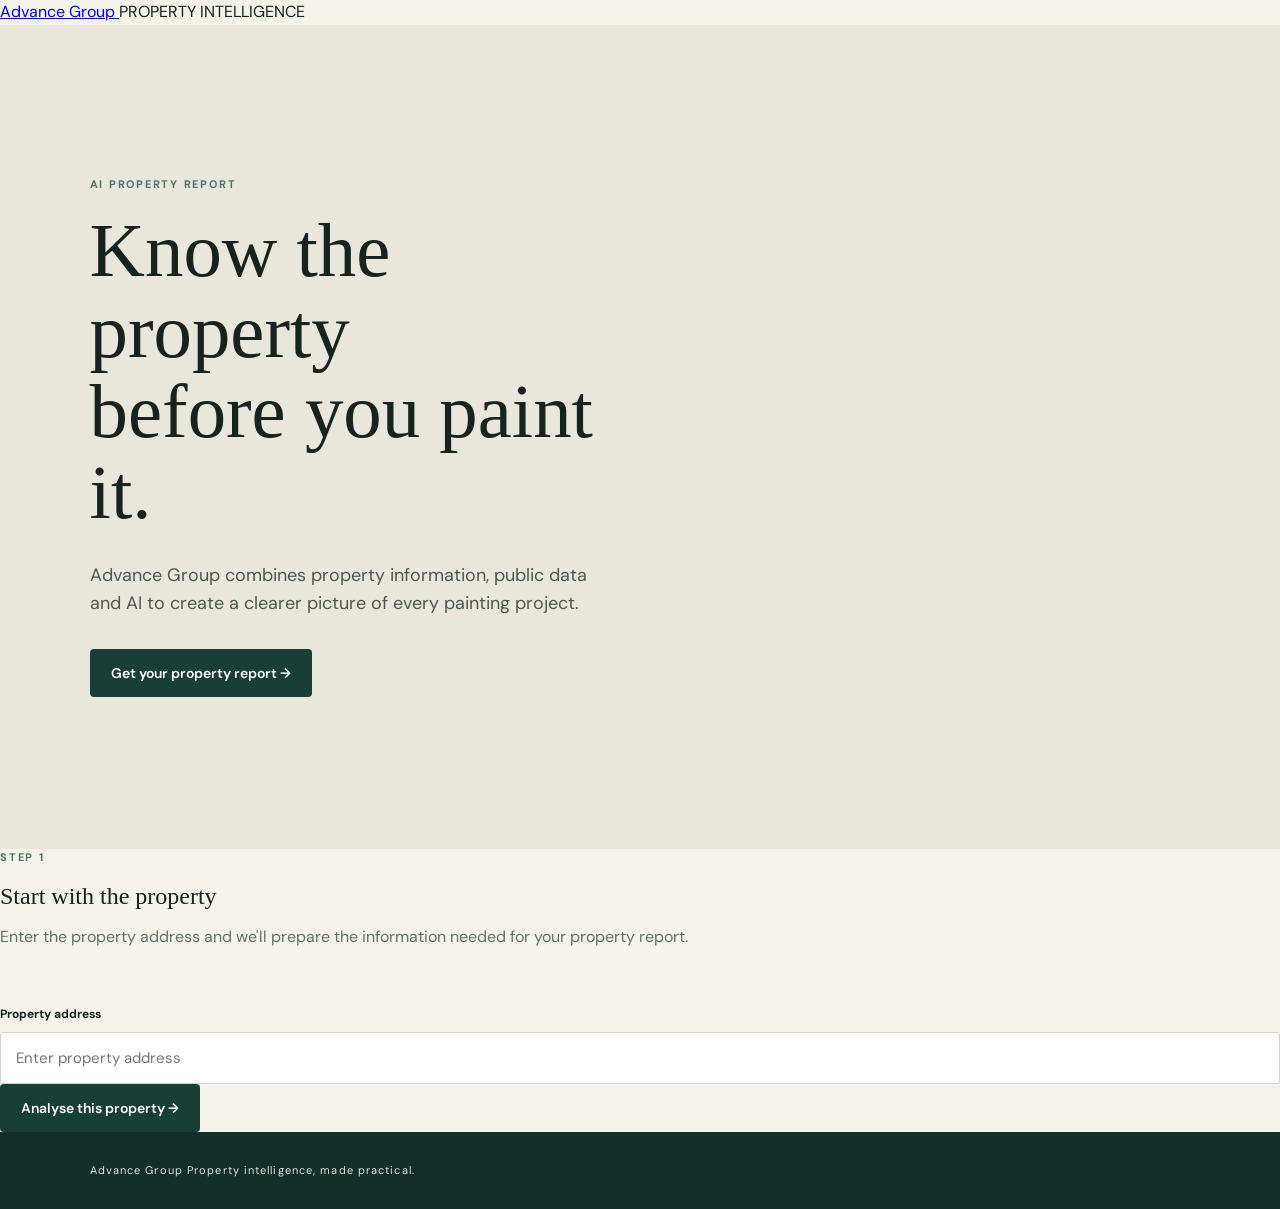
<file: index.html>
<!DOCTYPE html>
<html lang="en">
<head>
  <meta charset="UTF-8">
  <meta name="viewport" content="width=device-width, initial-scale=1.0">

  <title>Advance Group | Property Intelligence</title>

  <meta
    name="description"
    content="Advance Group property intelligence for smarter painting projects."
  >

  <link rel="preconnect" href="https://fonts.googleapis.com">
  <link rel="preconnect" href="https://fonts.gstatic.com" crossorigin>

  <link
    href="https://fonts.googleapis.com/css2?family=DM+Sans:wght@400;500;600;700&display=swap"
    rel="stylesheet"
  >

  <link rel="stylesheet" href="style.css">
</head>

<body>

  <!-- HEADER -->
  <header class="site-header">
    <div class="container header-inner">

      <a href="#" class="logo">
        Advance Group
      </a>

      <span class="header-label">
        PROPERTY INTELLIGENCE
      </span>

    </div>
  </header>


  <!-- MAIN -->
  <main>

    <!-- HERO -->
    <section class="hero">

      <div class="container hero-content">

        <p class="eyebrow">
          AI PROPERTY REPORT
        </p>

        <h1>
          Know the property<br>
          before you paint it.
        </h1>

        <p class="hero-text">
          Advance Group combines property information,
          public data and AI to create a clearer picture
          of every painting project.
        </p>

        <a href="#report" class="button primary">
          Get your property report →
        </a>

      </div>

    </section>


    <!-- PROPERTY REPORT -->
    <section id="report" class="report-section">

      <div class="container">

        <div class="section-heading">

          <p class="eyebrow">
            STEP 1
          </p>

          <h2>
            Start with the property
          </h2>

          <p>
            Enter the property address and we'll prepare
            the information needed for your property report.
          </p>

        </div>


        <!-- ADDRESS FORM -->
        <form id="propertyForm" class="property-form">

          <label for="propertyAddress">
            Property address

            <input
              id="propertyAddress"
              name="propertyAddress"
              type="text"
              placeholder="Enter property address"
              autocomplete="street-address"
              required
            >
          </label>


          <button
            class="button primary"
            type="submit"
          >
            Analyse this property →
          </button>

        </form>


        <!-- PROPERTY REPORT -->
        <section
          id="propertyReport"
          class="property-report hidden"
        >

          <p class="eyebrow">
            PROPERTY REPORT
          </p>

          <h2>
            Property information
          </h2>

          <div class="report-card">

            <div class="report-row">
              <span>Address</span>
              <strong id="reportAddress">
                Awaiting property address
              </strong>
            </div>

            <div class="report-row">
              <span>Property status</span>
              <strong id="reportStatus">
                Initial property assessment
              </strong>
            </div>

            <div class="report-row">
              <span>Data sources</span>
              <strong id="reportSources">
                Public NZ property information
              </strong>
            </div>

          </div>


          <p class="report-note">
            This is the beginning of the Advance Group
            property intelligence process. Public property
            and council data will be connected here in the
            next development stage.
          </p>


          <!-- QUOTE REQUEST -->
          <div class="quote-section">

            <p class="eyebrow">
              NEXT STEP
            </p>

            <h3>
              Would you like a professional quotation?
            </h3>

            <form id="quoteForm">

              <label for="quoteName">
                Your name

                <input
                  id="quoteName"
                  name="quoteName"
                  type="text"
                  placeholder="Your name"
                  autocomplete="name"
                  required
                >
              </label>


              <label for="quotePhone">
                Phone number

                <input
                  id="quotePhone"
                  name="quotePhone"
                  type="tel"
                  placeholder="Phone number"
                  autocomplete="tel"
                  required
                >
              </label>


              <button
                class="button primary"
                type="submit"
              >
                Request professional quotation →
              </button>

            </form>


            <p
              id="success"
              class="hidden success"
            >
              Thanks. Your quotation request has been recorded
              for the next step.
            </p>

          </div>

        </section>

      </div>

    </section>

  </main>


  <!-- FOOTER -->
  <footer>

    <div class="container footer-inner">

      <span>
        Advance Group
      </span>

      <span>
        Property intelligence, made practical.
      </span>

    </div>

  </footer>


  <!-- JAVASCRIPT -->
  <script src="app.js"></script>

</body>
</html>
</file>
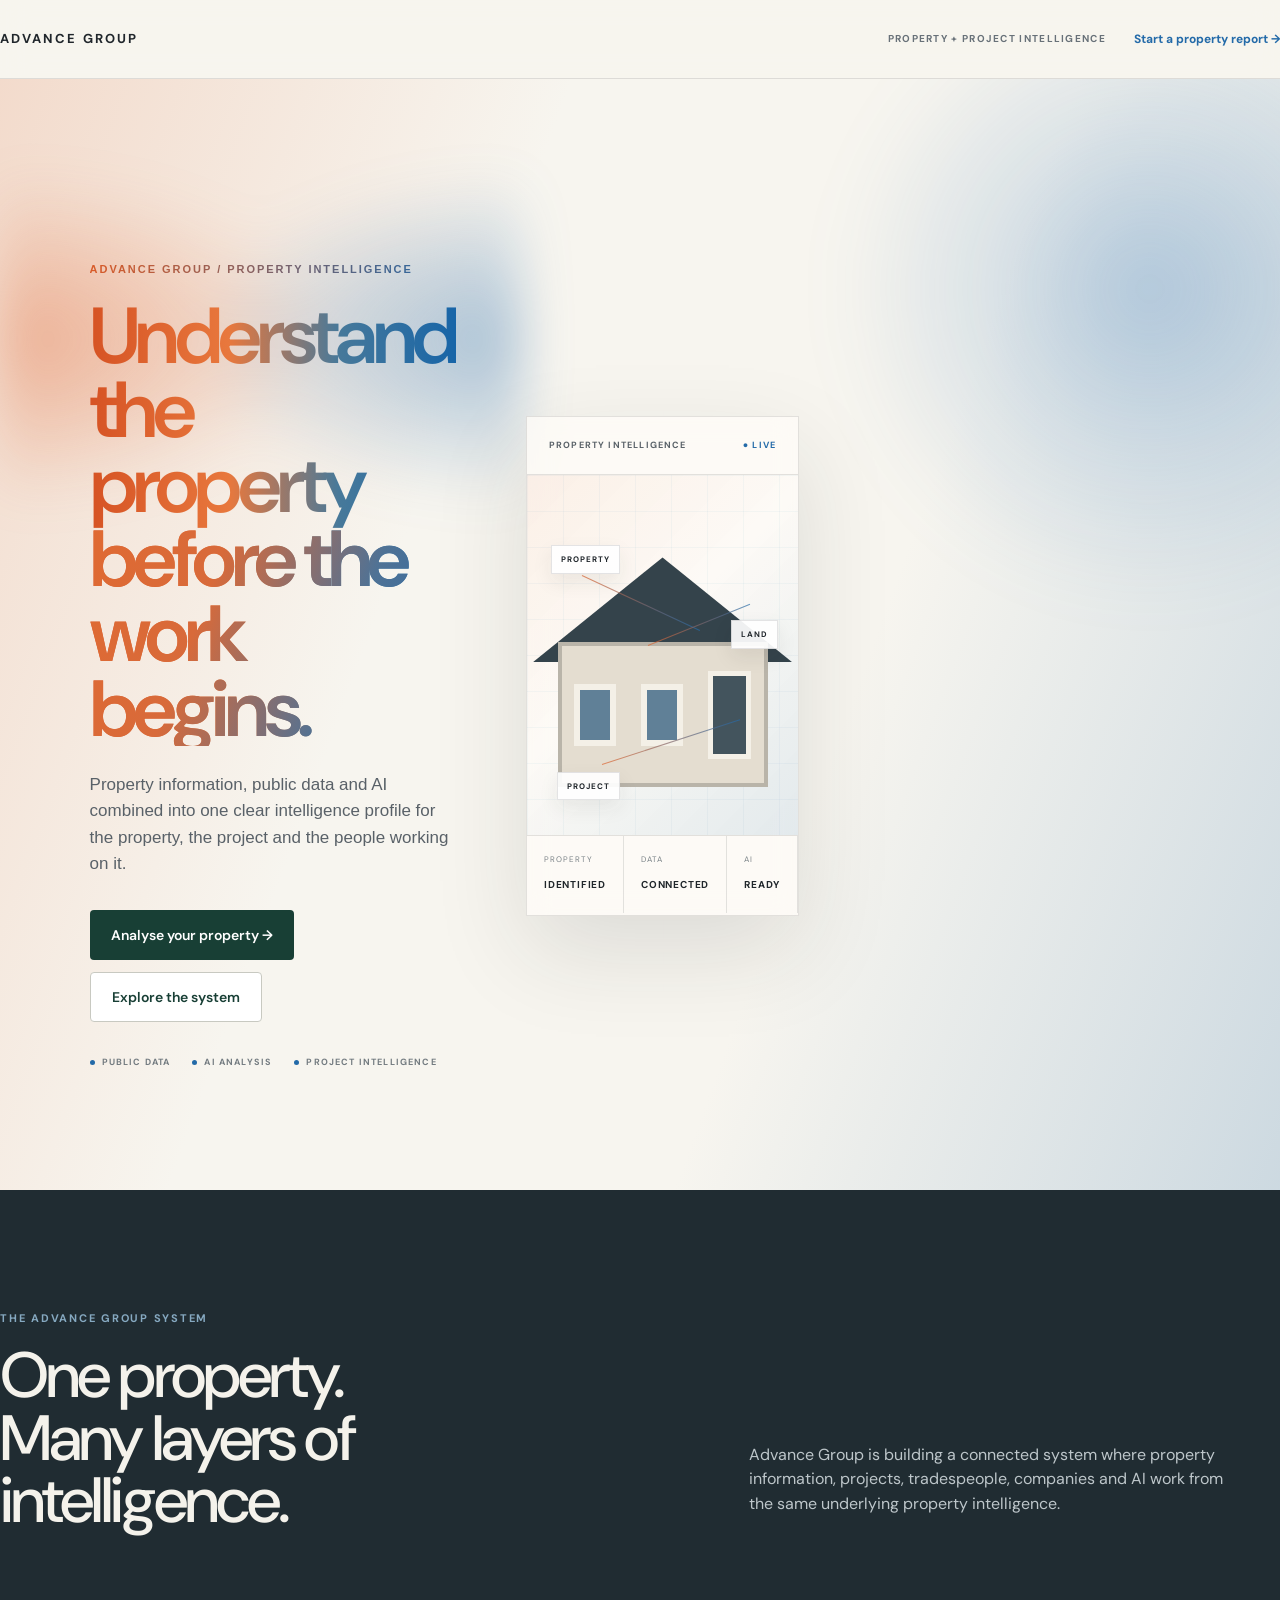
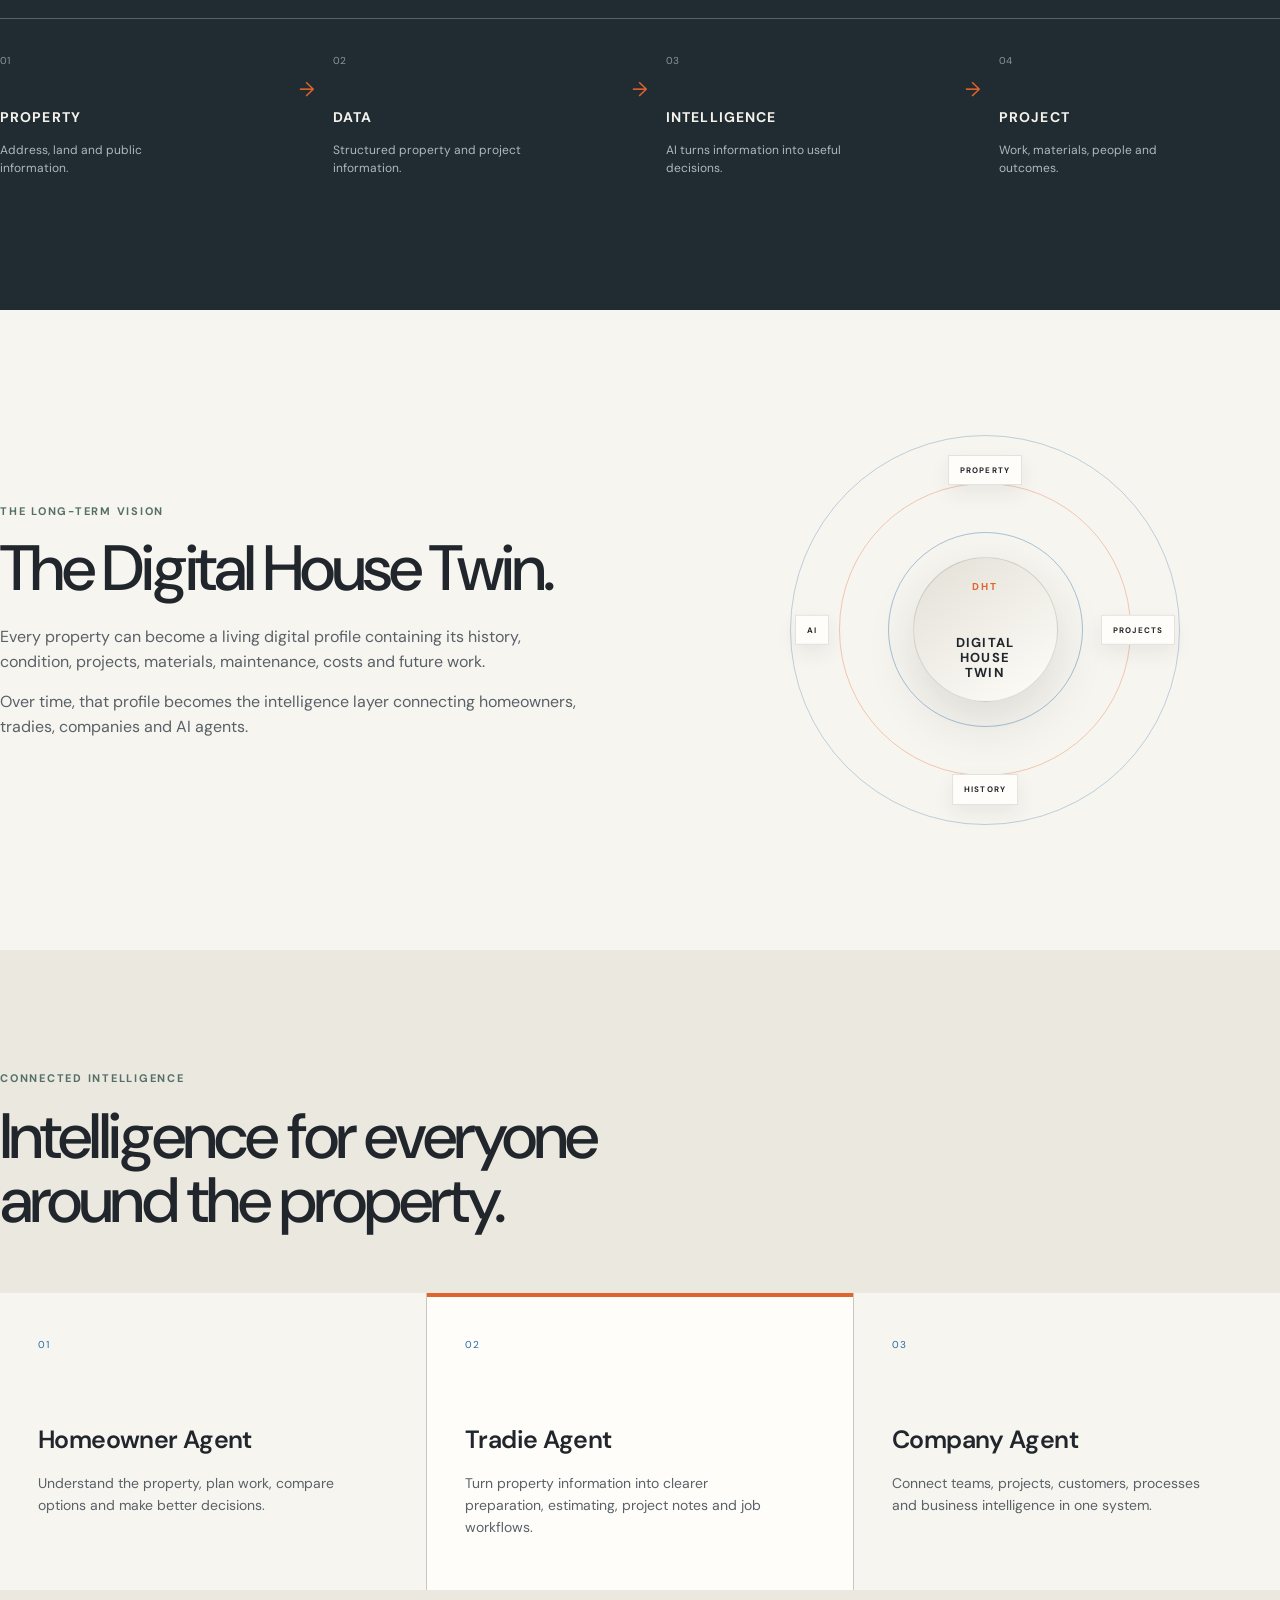
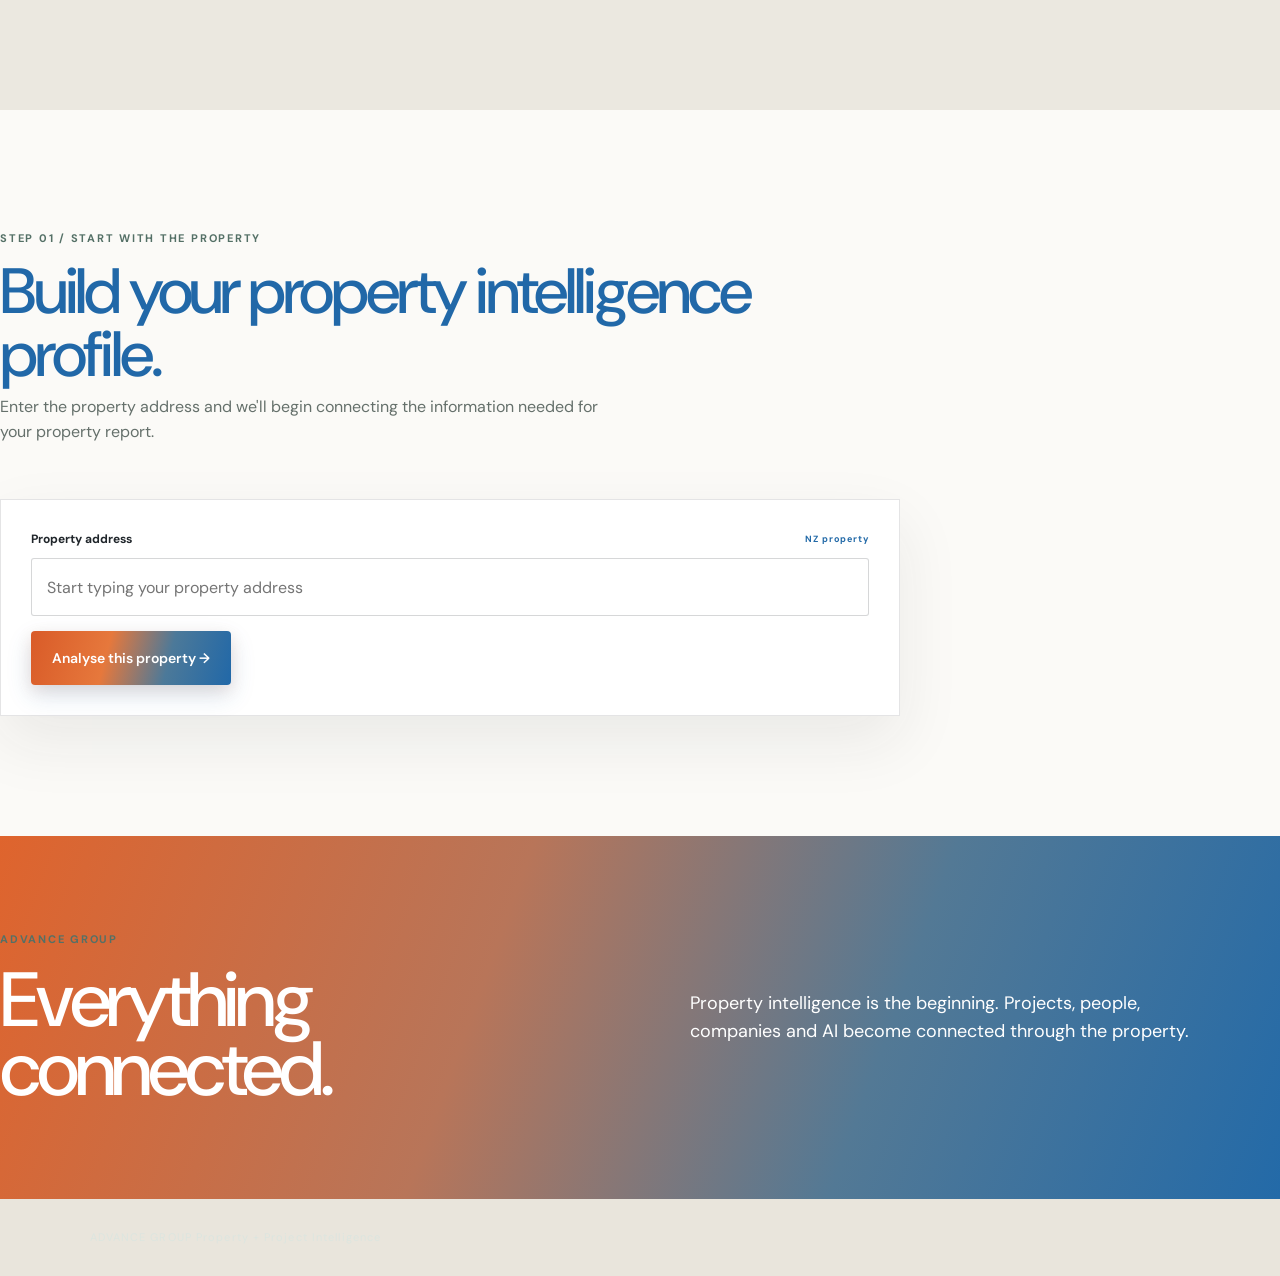
<file: public/index.html>
<!DOCTYPE html>
<html lang="en">
<head>
  <meta charset="UTF-8">
  <meta name="viewport" content="width=device-width, initial-scale=1.0">

  <title>Advance Group | Property + Project Intelligence</title>

  <meta
    name="description"
    content="Advance Group connects property data, project intelligence and AI to understand a property before work begins."
  >

  <link rel="preconnect" href="https://fonts.googleapis.com">
  <link rel="preconnect" href="https://fonts.gstatic.com" crossorigin>

  <link
    href="https://fonts.googleapis.com/css2?family=DM+Sans:wght@400;500;600;700&display=swap"
    rel="stylesheet"
  >

  <link rel="stylesheet" href="style.css">

  <link
    rel="stylesheet"
    href="https://streetkit.smp.kiwi/widget/streetkit.css"
  >
</head>

<body>

  <!-- HEADER -->
  <header class="site-header">
    <div class="container header-inner">

      <a href="#" class="logo">
        ADVANCE GROUP
      </a>

      <div class="header-right">
        <span class="header-label">
          PROPERTY + PROJECT INTELLIGENCE
        </span>

        <a href="#report" class="header-action">
          Start a property report →
        </a>
      </div>

    </div>
  </header>


  <main>

    <!-- HERO -->
    <section class="hero">

      <div class="hero-orbit hero-orbit-orange"></div>
      <div class="hero-orbit hero-orbit-blue"></div>

      <div class="container hero-layout">

        <div class="hero-content">

          <p class="eyebrow">
            ADVANCE GROUP / PROPERTY INTELLIGENCE
          </p>

          <h1>
            Understand the property
            <span>before the work begins.</span>
          </h1>

          <p class="hero-text">
            Property information, public data and AI combined into one
            clear intelligence profile for the property, the project
            and the people working on it.
          </p>

          <div class="hero-actions">

            <a href="#report" class="button primary">
              Analyse your property →
            </a>

            <a href="#system" class="button secondary">
              Explore the system
            </a>

          </div>

          <div class="hero-proof">
            <span>PUBLIC DATA</span>
            <span>AI ANALYSIS</span>
            <span>PROJECT INTELLIGENCE</span>
          </div>

        </div>


        <!-- INTELLIGENCE VISUAL -->
        <div class="intelligence-visual">

          <div class="visual-card">

            <div class="visual-top">
              <span>PROPERTY INTELLIGENCE</span>
              <span class="live-dot">● LIVE</span>
            </div>

            <div class="visual-house">

              <div class="house-grid"></div>

              <div class="house-shape">
                <div class="house-roof"></div>

                <div class="house-body">

                  <div class="house-window"></div>
                  <div class="house-window"></div>

                  <div class="house-door"></div>

                </div>
              </div>

              <div class="data-line line-one"></div>
              <div class="data-line line-two"></div>
              <div class="data-line line-three"></div>

              <div class="data-node node-one">PROPERTY</div>
              <div class="data-node node-two">LAND</div>
              <div class="data-node node-three">PROJECT</div>

            </div>

            <div class="visual-bottom">

              <div>
                <span>PROPERTY</span>
                <strong>IDENTIFIED</strong>
              </div>

              <div>
                <span>DATA</span>
                <strong>CONNECTED</strong>
              </div>

              <div>
                <span>AI</span>
                <strong>READY</strong>
              </div>

            </div>

          </div>

        </div>

      </div>

    </section>


    <!-- SYSTEM INTRO -->
    <section id="system" class="system-intro">

      <div class="container">

        <div class="system-heading">

          <div>
            <p class="eyebrow">THE ADVANCE GROUP SYSTEM</p>

            <h2>
              One property.
              <br>
              Many layers of intelligence.
            </h2>
          </div>

          <p>
            Advance Group is building a connected system where property
            information, projects, tradespeople, companies and AI work
            from the same underlying property intelligence.
          </p>

        </div>


        <div class="intelligence-flow">

          <div class="flow-item">
            <span>01</span>
            <strong>PROPERTY</strong>
            <p>Address, land and public information.</p>
          </div>

          <div class="flow-arrow">→</div>

          <div class="flow-item">
            <span>02</span>
            <strong>DATA</strong>
            <p>Structured property and project information.</p>
          </div>

          <div class="flow-arrow">→</div>

          <div class="flow-item">
            <span>03</span>
            <strong>INTELLIGENCE</strong>
            <p>AI turns information into useful decisions.</p>
          </div>

          <div class="flow-arrow">→</div>

          <div class="flow-item">
            <span>04</span>
            <strong>PROJECT</strong>
            <p>Work, materials, people and outcomes.</p>
          </div>

        </div>

      </div>

    </section>


    <!-- DIGITAL HOUSE TWIN -->
    <section class="dht-section">

      <div class="container dht-layout">

        <div class="dht-copy">

          <p class="eyebrow">
            THE LONG-TERM VISION
          </p>

          <h2>
            The Digital House Twin.
          </h2>

          <p>
            Every property can become a living digital profile containing
            its history, condition, projects, materials, maintenance,
            costs and future work.
          </p>

          <p>
            Over time, that profile becomes the intelligence layer
            connecting homeowners, tradies, companies and AI agents.
          </p>

        </div>


        <div class="dht-diagram">

          <div class="dht-ring ring-one"></div>
          <div class="dht-ring ring-two"></div>
          <div class="dht-ring ring-three"></div>

          <div class="dht-core">
            <span>DHT</span>
            <strong>DIGITAL<br>HOUSE<br>TWIN</strong>
          </div>

          <div class="dht-label label-top">
            PROPERTY
          </div>

          <div class="dht-label label-right">
            PROJECTS
          </div>

          <div class="dht-label label-bottom">
            HISTORY
          </div>

          <div class="dht-label label-left">
            AI
          </div>

        </div>

      </div>

    </section>


    <!-- AI AGENTS -->
    <section class="agents-section">

      <div class="container">

        <div class="section-heading">

          <p class="eyebrow">
            CONNECTED INTELLIGENCE
          </p>

          <h2>
            Intelligence for everyone around the property.
          </h2>

        </div>


        <div class="agents-grid">

          <article class="agent-card">

            <span class="agent-number">01</span>

            <h3>
              Homeowner Agent
            </h3>

            <p>
              Understand the property, plan work, compare options
              and make better decisions.
            </p>

          </article>


          <article class="agent-card featured">

            <span class="agent-number">02</span>

            <h3>
              Tradie Agent
            </h3>

            <p>
              Turn property information into clearer preparation,
              estimating, project notes and job workflows.
            </p>

          </article>


          <article class="agent-card">

            <span class="agent-number">03</span>

            <h3>
              Company Agent
            </h3>

            <p>
              Connect teams, projects, customers, processes and
              business intelligence in one system.
            </p>

          </article>

        </div>

      </div>

    </section>


    <!-- PROPERTY REPORT -->
    <section id="report" class="report-section">

      <div class="container">

        <div class="section-heading report-heading">

          <p class="eyebrow">
            STEP 01 / START WITH THE PROPERTY
          </p>

          <h2>
            Build your property intelligence profile.
          </h2>

          <p>
            Enter the property address and we'll begin connecting
            the information needed for your property report.
          </p>

        </div>


        <!-- ADDRESS FORM -->
        <form id="propertyForm" class="property-form">

          <div class="form-label">

            <label for="propertyAddress">
              Property address
            </label>

            <span>
              NZ property
            </span>

          </div>

          <input
            id="propertyAddress"
            name="propertyAddress"
            type="text"
            placeholder="Start typing your property address"
            autocomplete="off"
            required
          >

          <input
            type="hidden"
            id="selectedAddressId"
            name="selectedAddressId"
          >

          <input
            type="hidden"
            id="selectedLatitude"
            name="selectedLatitude"
          >

          <input
            type="hidden"
            id="selectedLongitude"
            name="selectedLongitude"
          >

          <button
            class="button primary"
            type="submit"
          >
            Analyse this property →
          </button>

        </form>


        <!-- PROPERTY REPORT -->
        <section
          id="propertyReport"
          class="property-report hidden"
        >

          <p class="eyebrow">
            PROPERTY REPORT
          </p>

          <h2>
            Property information
          </h2>

          <div class="report-card">

            <div class="report-row">
              <span>Address</span>

              <strong id="reportAddress">
                Awaiting property address
              </strong>
            </div>

            <div class="report-row">
              <span>Property status</span>

              <strong id="reportStatus">
                Initial property assessment
              </strong>
            </div>

            <div class="report-row">
              <span>Data sources</span>

              <strong id="reportSources">
                Public NZ property information
              </strong>
            </div>

          </div>


          <!-- LINZ PROPERTY DATA -->
          <div
            id="linzReport"
            class="report-card hidden"
          >

            <p class="eyebrow">
              PROPERTY INTELLIGENCE
            </p>

            <h3>
              Land &amp; parcel
            </h3>

            <div class="report-row">
              <span>Parcel</span>

              <strong id="reportParcel">
                Awaiting data
              </strong>
            </div>

            <div class="report-row">
              <span>Title</span>

              <strong id="reportTitle">
                Awaiting data
              </strong>
            </div>

            <div class="report-row">
              <span>Survey area</span>

              <strong id="reportSurveyArea">
                Awaiting data
              </strong>
            </div>

            <div class="report-row">
              <span>Calculated area</span>

              <strong id="reportCalcArea">
                Awaiting data
              </strong>
            </div>

            <div class="report-row">
              <span>Land district</span>

              <strong id="reportLandDistrict">
                Awaiting data
              </strong>
            </div>

            <h3>
              Location
            </h3>

            <div class="report-row">
              <span>Latitude</span>

              <strong id="reportLatitude">
                Awaiting data
              </strong>
            </div>

            <div class="report-row">
              <span>Longitude</span>

              <strong id="reportLongitude">
                Awaiting data
              </strong>
            </div>

          </div>


          <p class="report-note">
            LINZ property information has been connected.
            This property profile will become the foundation
            for the Advance Group property intelligence system.
          </p>


          <!-- QUOTE REQUEST -->
          <div class="quote-section">

            <p class="eyebrow">
              NEXT STEP
            </p>

            <h3>
              Would you like a professional quotation?
            </h3>

            <form id="quoteForm">

              <label for="quoteName">
                Your name

                <input
                  id="quoteName"
                  name="quoteName"
                  type="text"
                  placeholder="Your name"
                  autocomplete="name"
                  required
                >
              </label>

              <label for="quotePhone">
                Phone number

                <input
                  id="quotePhone"
                  name="quotePhone"
                  type="tel"
                  placeholder="Phone number"
                  autocomplete="tel"
                  required
                >
              </label>

              <button
                class="button primary"
                type="submit"
              >
                Request professional quotation →
              </button>

            </form>

            <p
              id="success"
              class="hidden success"
            >
              Thanks. Your quotation request has been recorded
              for the next step.
            </p>

          </div>

        </section>

      </div>

    </section>


    <!-- FUTURE -->
    <section class="future-section">

      <div class="container future-inner">

        <div>

          <p class="eyebrow">
            ADVANCE GROUP
          </p>

          <h2>
            Everything connected.
          </h2>

        </div>

        <p>
          Property intelligence is the beginning.
          Projects, people, companies and AI become
          connected through the property.
        </p>

      </div>

    </section>

  </main>


  <!-- FOOTER -->
  <footer>

    <div class="container footer-inner">

      <span>
        ADVANCE GROUP
      </span>

      <span>
        Property + Project Intelligence
      </span>

    </div>

  </footer>


  <!-- JAVASCRIPT -->
  <script
    src="https://streetkit.smp.kiwi/widget/streetkit.js"
    defer
  ></script>

  <script
    type="module"
    src="app.js"
  ></script>

</body>
</html>
</file>
<file: style.css>
* {
  box-sizing: border-box;
}

html {
  scroll-behavior: smooth;
}

body {
  margin: 0;
  background: #f4f2ec;
  color: #18221f;
  font-family: "DM Sans", sans-serif;
  line-height: 1.55;
}

.nav {
  height: 76px;
  display: flex;
  align-items: center;
  justify-content: space-between;
  padding: 0 6vw;
  border-bottom: 1px solid #d9d7cf;
  background: #f4f2ec;
  position: sticky;
  top: 0;
  z-index: 20;
}

.brand {
  display: flex;
  align-items: center;
  gap: 12px;
  text-decoration: none;
  color: #18221f;
  font-weight: 700;
  letter-spacing: .13em;
  font-size: 12px;
}

.brand-mark {
  width: 32px;
  height: 32px;
  display: grid;
  place-items: center;
  background: #183f35;
  color: #f5f1e7;
  border-radius: 50%;
  font-family: "Playfair Display", serif;
  font-size: 18px;
}

.nav-link {
  color: #39443f;
  text-decoration: none;
  font-size: 14px;
}

.hero {
  min-height: calc(100vh - 76px);
  display: grid;
  grid-template-columns: 1fr 1fr;
  gap: 5vw;
  align-items: center;
  padding: 8vw 7vw;
  background: #e8e6dd;
}

.hero-copy {
  max-width: 760px;
}

.eyebrow {
  font-size: 11px;
  letter-spacing: .16em;
  font-weight: 700;
  color: #547066;
  margin: 0 0 18px;
}

.hero h1,
h2 {
  font-family: "Playfair Display", serif;
  font-weight: 500;
  line-height: 1.05;
  margin: 0;
}

.hero h1 {
  font-size: clamp(48px, 6vw, 86px);
}

.hero h1 em {
  color: #41685b;
}

.hero-text {
  font-size: 18px;
  max-width: 650px;
  color: #4c5752;
  margin: 28px 0 32px;
}

.button {
  display: inline-flex;
  align-items: center;
  justify-content: center;
  gap: 24px;
  border: 0;
  border-radius: 4px;
  padding: 15px 21px;
  font: 600 14px "DM Sans";
  text-decoration: none;
  cursor: pointer;
  transition: .2s;
}

.button.primary {
  background: #183f35;
  color: white;
}

.button.primary:hover {
  background: #102f28;
  transform: translateY(-1px);
}

.button.secondary {
  background: white;
  color: #183f35;
  border: 1px solid #c8c9c1;
}

.trust {
  font-size: 12px;
  color: #66716c;
  margin-top: 16px;
}

.trust span {
  color: #658b78;
  margin-right: 6px;
}

.hero-visual {
  display: flex;
  justify-content: center;
}

.house-card {
  width: min(100%, 600px);
  aspect-ratio: 1 / 1.08;
  background: #c7d0c7;
  position: relative;
  overflow: hidden;
  border-radius: 2px;
  box-shadow: 0 24px 70px #18221f18;
}

.house-sky {
  height: 57%;
  background: linear-gradient(145deg, #d8dfd9, #9eaea5);
}

.house {
  position: absolute;
  left: 12%;
  right: 10%;
  bottom: 0;
  height: 58%;
}

.roof {
  position: absolute;
  top: 0;
  left: -4%;
  width: 108%;
  height: 28%;
  background: #36443f;
  clip-path: polygon(50% 0, 100% 100%, 0 100%);
}

.facade {
  position: absolute;
  top: 21%;
  left: 9%;
  right: 9%;
  bottom: 4%;
  background: #d8d1c2;
  border: 4px solid #bcb4a5;
  display: flex;
  align-items: center;
  justify-content: space-around;
}

.window {
  width: 22%;
  height: 32%;
  background: #7b928e;
  border: 7px solid #eee9de;
}

.door {
  width: 18%;
  height: 53%;
  background: #40534e;
  border: 6px solid #eee9de;
}

.ground {
  position: absolute;
  bottom: 0;
  left: -10%;
  width: 120%;
  height: 10%;
  background: #768779;
}

.report-float {
  position: absolute;
  left: 6%;
  bottom: 7%;
  background: white;
  padding: 18px 20px;
  width: 54%;
  box-shadow: 0 14px 40px #18221f22;
  display: grid;
  gap: 4px;
}

.mini-label,
.card-kicker {
  font-size: 9px;
  letter-spacing: .15em;
  font-weight: 700;
  color: #668077;
}

.report-float strong {
  font-size: 16px;
}

.status {
  font-size: 11px;
  color: #7b5f35;
}

.how {
  background: #183f35;
  color: #eef1e9;
  padding: 110px 7vw;
}

.how .eyebrow {
  color: #9fb6aa;
}

.how h2,
.assessment h2,
.report h2,
.quote h2 {
  font-size: clamp(40px, 5vw, 68px);
}

.steps {
  display: grid;
  grid-template-columns: repeat(3, 1fr);
  gap: 2px;
  margin-top: 60px;
}

.steps article {
  padding: 32px;
  border-top: 1px solid #70877e;
}

.steps span {
  font-size: 12px;
  color: #a9bdb4;
}

.steps h3 {
  font-size: 21px;
  margin: 45px 0 10px;
}

.steps p {
  color: #c7d2cd;
  max-width: 330px;
}

.assessment,
.report,
.quote {
  padding: 110px 7vw;
}

.section-heading {
  max-width: 720px;
  margin-bottom: 55px;
}

.section-heading > p:last-child,
.quote > div > p:last-child {
  color: #65706b;
}

.assessment form {
  max-width: 900px;
  display: grid;
  gap: 28px;
}

label {
  font-size: 12px;
  font-weight: 700;
  display: grid;
  gap: 9px;
}

input,
select,
textarea {
  width: 100%;
  font: 400 15px "DM Sans";
  background: white;
  border: 1px solid #d4d4cd;
  border-radius: 3px;
  padding: 15px;
  color: #18221f;
  outline: none;
}

input:focus,
select:focus,
textarea:focus {
  border-color: #557c6d;
  box-shadow: 0 0 0 3px #557c6d18;
}

.form-grid {
  display: grid;
  grid-template-columns: 1fr 1fr;
  gap: 22px;
}

.upload {
  background: #ebe9e1;
  border: 1px dashed #aeb2aa;
  padding: 22px;
}

.upload-top {
  display: flex;
  justify-content: space-between;
  align-items: center;
  gap: 20px;
}

.upload-info {
  display: flex;
  align-items: center;
  gap: 15px;
}

.upload-top p {
  font-size: 12px;
  color: #66716c;
  margin: 3px 0;
}

.upload-icon {
  width: 42px;
  height: 42px;
  border-radius: 50%;
  background: #dce3dd;
  display: grid;
  place-items: center;
  font-size: 22px;
  color: #315c4d;
}

.preview {
  display: flex;
  gap: 10px;
  flex-wrap: wrap;
  margin-top: 18px;
}

.preview img {
  width: 110px;
  height: 85px;
  object-fit: cover;
  border-radius: 2px;
}

.full {
  width: 100%;
  margin-top: 5px;
}

.hidden {
  display: none !important;
}


/* REPORT */

.report {
  background: #ebe9e1;
}

.report-header {
  display: flex;
  justify-content: space-between;
  gap: 30px;
  align-items: end;
  margin-bottom: 35px;
}

.report-header > div:first-child {
  max-width: 760px;
}

.report-header p:last-child {
  color: #68726d;
}

.report-badge {
  font-size: 9px;
  letter-spacing: .12em;
  font-weight: 700;
  background: #d8e1da;
  color: #315c4d;
  padding: 8px 10px;
  white-space: nowrap;
}

.report-summary {
  display: grid;
  grid-template-columns: repeat(3, 1fr);
  background: #183f35;
  color: white;
  margin-bottom: 18px;
}

.report-summary > div {
  padding: 20px 24px;
  border-right: 1px solid #49685e;
}

.report-summary span {
  display: block;
  font-size: 9px;
  letter-spacing: .13em;
  color: #a9bdb4;
  margin-bottom: 7px;
}

.report-summary strong {
  font-size: 14px;
}

.report-grid {
  display: grid;
  grid-template-columns: 1fr 1fr;
  gap: 18px;
}

.report-card {
  background: #f7f6f1;
  padding: 30px;
  min-height: 280px;
}

.report-card.large {
  grid-column: span 2;
  min-height: auto;
}

.report-card h3 {
  font: 500 30px "Playfair Display";
  margin: 16px 0 10px;
}

.report-card p,
.report-card li {
  color: #59645f;
  font-size: 14px;
}

.report-card ul {
  padding-left: 18px;
}

.source-badge {
  display: inline-block;
  font-size: 9px;
  letter-spacing: .12em;
  font-weight: 700;
  padding: 7px 9px;
}

.verified {
  background: #dcebdd;
  color: #2f6548;
}

.customer {
  background: #dde7ef;
  color: #315d79;
}

.observation {
  background: #eee2cc;
  color: #7b6032;
}

.inspection {
  background: #e8e4de;
  color: #665d54;
}

.next {
  background: #183f35;
  color: white;
}

.data-list {
  margin-top: 22px;
  border-top: 1px solid #deddd5;
}

.data-list > div {
  display: flex;
  justify-content: space-between;
  gap: 20px;
  padding: 12px 0;
  border-bottom: 1px solid #deddd5;
}

.data-list span {
  color: #737b76;
  font-size: 12px;
}

.data-list strong {
  font-size: 12px;
  text-align: right;
}

.green {
  color: #357052;
}

.observation-grid {
  display: grid;
  grid-template-columns: repeat(3, 1fr);
  gap: 14px;
  margin-top: 30px;
}

.observation {
  background: #eeece5;
  padding: 20px;
}

.observation > span {
  font-size: 10px;
  color: #7b806f;
}

.observation strong {
  display: block;
  margin: 18px 0 4px;
}

.observation p {
  font-size: 12px;
}

.swatches {
  display: flex;
  gap: 8px;
  margin: 20px 0;
}

.swatches i {
  display: block;
  width: 46px;
  height: 46px;
  border-radius: 50%;
  background: #ded8ca;
  border: 4px solid #f7f6f1;
  box-shadow: 0 0 0 1px #c9c6bb;
}

.swatches i:nth-child(2) {
  background: #b7b4a7;
}

.swatches i:nth-child(3) {
  background: #7c877e;
}

.swatches i:nth-child(4) {
  background: #3f514b;
}

.next-step {
  background: #e0e7e0;
}

.next-step h3 {
  max-width: 650px;
}


/* QUOTE */

.quote {
  display: grid;
  grid-template-columns: 1fr 1fr;
  gap: 70px;
  align-items: start;
  background: #d9dfd7;
}

.quote-form {
  display: grid;
  gap: 12px;
}

.quote-form .button {
  width: 100%;
}

.success {
  grid-column: span 2;
  background: #edf5ee;
  padding: 18px;
  color: #315c4d;
}


/* FOOTER */

footer {
  padding: 30px 7vw;
  display: flex;
  justify-content: space-between;
  background: #122f28;
  color: #dce5df;
  font-size: 11px;
  letter-spacing: .1em;
}


/* MOBILE */

@media (max-width: 800px) {

  .nav {
    padding: 0 5vw;
  }

  .nav-link {
    display: none;
  }

  .hero {
    grid-template-columns: 1fr;
    padding: 70px 5vw;
  }

  .hero-visual {
    margin-top: 15px;
  }

  .how,
  .assessment,
  .report,
  .quote {
    padding: 80px 5vw;
  }

  .steps,
  .form-grid,
  .report-grid,
  .quote,
  .report-summary {
    grid-template-columns: 1fr;
  }

  .report-card.large,
  .success {
    grid-column: auto;
  }

  .report-summary > div {
    border-right: 0;
    border-bottom: 1px solid #49685e;
  }

  .report-header {
    display: block;
  }

  .report-badge {
    display: inline-block;
    margin-top: 20px;
  }

  .observation-grid {
    grid-template-columns: 1fr;
  }

  .upload-top {
    align-items: flex-start;
    flex-direction: column;
  }

  .upload-top .button {
    width: 100%;
  }

  .hero h1 {
    font-size: 50px;
  }

  .hero-text {
    font-size: 16px;
  }

  footer {
    flex-direction: column;
    gap: 12px;
  }
}
</file>
<file: public/style.css>
* {
  box-sizing: border-box;
}

html {
  scroll-behavior: smooth;
}

body {
  margin: 0;
  background: #f4f2ec;
  color: #18221f;
  font-family: "DM Sans", sans-serif;
  line-height: 1.55;
}

.nav {
  height: 76px;
  display: flex;
  align-items: center;
  justify-content: space-between;
  padding: 0 6vw;
  border-bottom: 1px solid #d9d7cf;
  background: #f4f2ec;
  position: sticky;
  top: 0;
  z-index: 20;
}

.brand {
  display: flex;
  align-items: center;
  gap: 12px;
  text-decoration: none;
  color: #18221f;
  font-weight: 700;
  letter-spacing: .13em;
  font-size: 12px;
}

.brand-mark {
  width: 32px;
  height: 32px;
  display: grid;
  place-items: center;
  background: #183f35;
  color: #f5f1e7;
  border-radius: 50%;
  font-family: "Playfair Display", serif;
  font-size: 18px;
}

.nav-link {
  color: #39443f;
  text-decoration: none;
  font-size: 14px;
}

.hero {
  min-height: calc(100vh - 76px);
  display: grid;
  grid-template-columns: 1fr 1fr;
  gap: 5vw;
  align-items: center;
  padding: 8vw 7vw;
  background: #e8e6dd;
}

.hero-copy {
  max-width: 760px;
}

.eyebrow {
  font-size: 11px;
  letter-spacing: .16em;
  font-weight: 700;
  color: #547066;
  margin: 0 0 18px;
}

.hero h1,
h2 {
  font-family: "Playfair Display", serif;
  font-weight: 500;
  line-height: 1.05;
  margin: 0;
}

.hero h1 {
  font-size: clamp(48px, 6vw, 86px);
}

.hero h1 em {
  color: #41685b;
}

.hero-text {
  font-size: 18px;
  max-width: 650px;
  color: #4c5752;
  margin: 28px 0 32px;
}

.button {
  display: inline-flex;
  align-items: center;
  justify-content: center;
  gap: 24px;
  border: 0;
  border-radius: 4px;
  padding: 15px 21px;
  font: 600 14px "DM Sans";
  text-decoration: none;
  cursor: pointer;
  transition: .2s;
}

.button.primary {
  background: #183f35;
  color: white;
}

.button.primary:hover {
  background: #102f28;
  transform: translateY(-1px);
}

.button.secondary {
  background: white;
  color: #183f35;
  border: 1px solid #c8c9c1;
}

.trust {
  font-size: 12px;
  color: #66716c;
  margin-top: 16px;
}

.trust span {
  color: #658b78;
  margin-right: 6px;
}

.hero-visual {
  display: flex;
  justify-content: center;
}

.house-card {
  width: min(100%, 600px);
  aspect-ratio: 1 / 1.08;
  background: #c7d0c7;
  position: relative;
  overflow: hidden;
  border-radius: 2px;
  box-shadow: 0 24px 70px #18221f18;
}

.house-sky {
  height: 57%;
  background: linear-gradient(145deg, #d8dfd9, #9eaea5);
}

.house {
  position: absolute;
  left: 12%;
  right: 10%;
  bottom: 0;
  height: 58%;
}

.roof {
  position: absolute;
  top: 0;
  left: -4%;
  width: 108%;
  height: 28%;
  background: #36443f;
  clip-path: polygon(50% 0, 100% 100%, 0 100%);
}

.facade {
  position: absolute;
  top: 21%;
  left: 9%;
  right: 9%;
  bottom: 4%;
  background: #d8d1c2;
  border: 4px solid #bcb4a5;
  display: flex;
  align-items: center;
  justify-content: space-around;
}

.window {
  width: 22%;
  height: 32%;
  background: #7b928e;
  border: 7px solid #eee9de;
}

.door {
  width: 18%;
  height: 53%;
  background: #40534e;
  border: 6px solid #eee9de;
}

.ground {
  position: absolute;
  bottom: 0;
  left: -10%;
  width: 120%;
  height: 10%;
  background: #768779;
}

.report-float {
  position: absolute;
  left: 6%;
  bottom: 7%;
  background: white;
  padding: 18px 20px;
  width: 54%;
  box-shadow: 0 14px 40px #18221f22;
  display: grid;
  gap: 4px;
}

.mini-label,
.card-kicker {
  font-size: 9px;
  letter-spacing: .15em;
  font-weight: 700;
  color: #668077;
}

.report-float strong {
  font-size: 16px;
}

.status {
  font-size: 11px;
  color: #7b5f35;
}

.how {
  background: #183f35;
  color: #eef1e9;
  padding: 110px 7vw;
}

.how .eyebrow {
  color: #9fb6aa;
}

.how h2,
.assessment h2,
.report h2,
.quote h2 {
  font-size: clamp(40px, 5vw, 68px);
}

.steps {
  display: grid;
  grid-template-columns: repeat(3, 1fr);
  gap: 2px;
  margin-top: 60px;
}

.steps article {
  padding: 32px;
  border-top: 1px solid #70877e;
}

.steps span {
  font-size: 12px;
  color: #a9bdb4;
}

.steps h3 {
  font-size: 21px;
  margin: 45px 0 10px;
}

.steps p {
  color: #c7d2cd;
  max-width: 330px;
}

.assessment,
.report,
.quote {
  padding: 110px 7vw;
}

.section-heading {
  max-width: 720px;
  margin-bottom: 55px;
}

.section-heading > p:last-child,
.quote > div > p:last-child {
  color: #65706b;
}

.assessment form {
  max-width: 900px;
  display: grid;
  gap: 28px;
}

label {
  font-size: 12px;
  font-weight: 700;
  display: grid;
  gap: 9px;
}

input,
select,
textarea {
  width: 100%;
  font: 400 15px "DM Sans";
  background: white;
  border: 1px solid #d4d4cd;
  border-radius: 3px;
  padding: 15px;
  color: #18221f;
  outline: none;
}

input:focus,
select:focus,
textarea:focus {
  border-color: #557c6d;
  box-shadow: 0 0 0 3px #557c6d18;
}

.form-grid {
  display: grid;
  grid-template-columns: 1fr 1fr;
  gap: 22px;
}

.upload {
  background: #ebe9e1;
  border: 1px dashed #aeb2aa;
  padding: 22px;
}

.upload-top {
  display: flex;
  justify-content: space-between;
  align-items: center;
  gap: 20px;
}

.upload-info {
  display: flex;
  align-items: center;
  gap: 15px;
}

.upload-top p {
  font-size: 12px;
  color: #66716c;
  margin: 3px 0;
}

.upload-icon {
  width: 42px;
  height: 42px;
  border-radius: 50%;
  background: #dce3dd;
  display: grid;
  place-items: center;
  font-size: 22px;
  color: #315c4d;
}

.preview {
  display: flex;
  gap: 10px;
  flex-wrap: wrap;
  margin-top: 18px;
}

.preview img {
  width: 110px;
  height: 85px;
  object-fit: cover;
  border-radius: 2px;
}

.full {
  width: 100%;
  margin-top: 5px;
}

.hidden {
  display: none !important;
}


/* REPORT */

.report {
  background: #ebe9e1;
}

.report-header {
  display: flex;
  justify-content: space-between;
  gap: 30px;
  align-items: end;
  margin-bottom: 35px;
}

.report-header > div:first-child {
  max-width: 760px;
}

.report-header p:last-child {
  color: #68726d;
}

.report-badge {
  font-size: 9px;
  letter-spacing: .12em;
  font-weight: 700;
  background: #d8e1da;
  color: #315c4d;
  padding: 8px 10px;
  white-space: nowrap;
}

.report-summary {
  display: grid;
  grid-template-columns: repeat(3, 1fr);
  background: #183f35;
  color: white;
  margin-bottom: 18px;
}

.report-summary > div {
  padding: 20px 24px;
  border-right: 1px solid #49685e;
}

.report-summary span {
  display: block;
  font-size: 9px;
  letter-spacing: .13em;
  color: #a9bdb4;
  margin-bottom: 7px;
}

.report-summary strong {
  font-size: 14px;
}

.report-grid {
  display: grid;
  grid-template-columns: 1fr 1fr;
  gap: 18px;
}

.report-card {
  background: #f7f6f1;
  padding: 30px;
  min-height: 280px;
}

.report-card.large {
  grid-column: span 2;
  min-height: auto;
}

.report-card h3 {
  font: 500 30px "Playfair Display";
  margin: 16px 0 10px;
}

.report-card p,
.report-card li {
  color: #59645f;
  font-size: 14px;
}

.report-card ul {
  padding-left: 18px;
}

.source-badge {
  display: inline-block;
  font-size: 9px;
  letter-spacing: .12em;
  font-weight: 700;
  padding: 7px 9px;
}

.verified {
  background: #dcebdd;
  color: #2f6548;
}

.customer {
  background: #dde7ef;
  color: #315d79;
}

.observation {
  background: #eee2cc;
  color: #7b6032;
}

.inspection {
  background: #e8e4de;
  color: #665d54;
}

.next {
  background: #183f35;
  color: white;
}

.data-list {
  margin-top: 22px;
  border-top: 1px solid #deddd5;
}

.data-list > div {
  display: flex;
  justify-content: space-between;
  gap: 20px;
  padding: 12px 0;
  border-bottom: 1px solid #deddd5;
}

.data-list span {
  color: #737b76;
  font-size: 12px;
}

.data-list strong {
  font-size: 12px;
  text-align: right;
}

.green {
  color: #357052;
}

.observation-grid {
  display: grid;
  grid-template-columns: repeat(3, 1fr);
  gap: 14px;
  margin-top: 30px;
}

.observation {
  background: #eeece5;
  padding: 20px;
}

.observation > span {
  font-size: 10px;
  color: #7b806f;
}

.observation strong {
  display: block;
  margin: 18px 0 4px;
}

.observation p {
  font-size: 12px;
}

.swatches {
  display: flex;
  gap: 8px;
  margin: 20px 0;
}

.swatches i {
  display: block;
  width: 46px;
  height: 46px;
  border-radius: 50%;
  background: #ded8ca;
  border: 4px solid #f7f6f1;
  box-shadow: 0 0 0 1px #c9c6bb;
}

.swatches i:nth-child(2) {
  background: #b7b4a7;
}

.swatches i:nth-child(3) {
  background: #7c877e;
}

.swatches i:nth-child(4) {
  background: #3f514b;
}

.next-step {
  background: #e0e7e0;
}

.next-step h3 {
  max-width: 650px;
}


/* QUOTE */

.quote {
  display: grid;
  grid-template-columns: 1fr 1fr;
  gap: 70px;
  align-items: start;
  background: #d9dfd7;
}

.quote-form {
  display: grid;
  gap: 12px;
}

.quote-form .button {
  width: 100%;
}

.success {
  grid-column: span 2;
  background: #edf5ee;
  padding: 18px;
  color: #315c4d;
}


/* FOOTER */

footer {
  padding: 30px 7vw;
  display: flex;
  justify-content: space-between;
  background: #122f28;
  color: #dce5df;
  font-size: 11px;
  letter-spacing: .1em;
}


/* MOBILE */

@media (max-width: 800px) {

  .nav {
    padding: 0 5vw;
  }

  .nav-link {
    display: none;
  }

  .hero {
    grid-template-columns: 1fr;
    padding: 70px 5vw;
  }

  .hero-visual {
    margin-top: 15px;
  }

  .how,
  .assessment,
  .report,
  .quote {
    padding: 80px 5vw;
  }

  .steps,
  .form-grid,
  .report-grid,
  .quote,
  .report-summary {
    grid-template-columns: 1fr;
  }

  .report-card.large,
  .success {
    grid-column: auto;
  }

  .report-summary > div {
    border-right: 0;
    border-bottom: 1px solid #49685e;
  }

  .report-header {
    display: block;
  }

  .report-badge {
    display: inline-block;
    margin-top: 20px;
  }

  .observation-grid {
    grid-template-columns: 1fr;
  }

  .upload-top {
    align-items: flex-start;
    flex-direction: column;
  }

  .upload-top .button {
    width: 100%;
  }

  .hero h1 {
    font-size: 50px;
  }

  .hero-text {
    font-size: 16px;
  }

  footer {
    flex-direction: column;
    gap: 12px;
  }
}


.address-helper {
  margin: 6px 0 10px;
  font-size: 0.82rem;
  line-height: 1.4;
  opacity: 0.65;
}
/* ============================================================
   ADVANCE GROUP PROFESSIONAL PROPERTY INTELLIGENCE HERO
   ============================================================ */

.hero {
  min-height: 430px !important;
  display: grid !important;
  align-items: center !important;
}

.hero-content {
  max-width: 900px !important;
  padding-top: 18px !important;
  padding-bottom: 18px !important;
}

.hero .eyebrow {
  margin: 0 0 14px !important;
  font-family: Inter, "Segoe UI", Arial, sans-serif !important;
  font-size: 12px !important;
  font-weight: 700 !important;
  letter-spacing: .18em !important;
  line-height: 1.2 !important;
}

.hero h1 {
  margin: 0 0 16px !important;
  max-width: 900px !important;

  font-family: Inter, "Segoe UI", Arial, sans-serif !important;
  font-size: clamp(58px, 7vw, 94px) !important;
  font-weight: 650 !important;
  letter-spacing: -.055em !important;
  line-height: .93 !important;
}

.hero-text {
  margin: 0 !important;
  max-width: 650px !important;

  font-family: Inter, "Segoe UI", Arial, sans-serif !important;
  font-size: 17px !important;
  font-weight: 400 !important;
  line-height: 1.4 !important;
}

/* The property search becomes the primary action */
.report-section {
  padding-top: 38px !important;
  padding-bottom: 48px !important;
}

/* Remove unnecessary heading gaps */
.report-section h2 {
  margin-top: 0 !important;
  margin-bottom: 8px !important;
}

.report-section p {
  margin-top: 0 !important;
  margin-bottom: 14px !important;
}

/* Keep StreetKit dropdown above everything */
.property-form {
  position: relative !important;
  z-index: 100 !important;
}

.property-form input#propertyAddress {
  position: relative !important;
  z-index: 101 !important;
}

/* StreetKit listbox must never be clipped */
.sk-listbox {
  z-index: 999999 !important;
}

/* Mobile */
@media (max-width: 700px) {
  .hero {
    min-height: 350px !important;
  }

  .hero-content {
    padding-top: 10px !important;
    padding-bottom: 10px !important;
  }

  .hero h1 {
    font-size: clamp(46px, 13vw, 68px) !important;
    line-height: .96 !important;
    letter-spacing: -.045em !important;
  }

  .hero-text {
    font-size: 16px !important;
  }
}
/* ============================================================
   ADVANCE GROUP PEARL + ORANGE / BLUE VISUAL SYSTEM
   ============================================================ */

:root {
  --ag-pearl: #F4F1EA;
  --ag-pearl-light: #FAF8F3;
  --ag-orange: #E06A32;
  --ag-orange-dark: #BD4F20;
  --ag-blue: #2367A8;
  --ag-blue-dark: #174A7A;
  --ag-charcoal: #20262B;

  --ag-gradient:
    linear-gradient(
      110deg,
      #E06A32 0%,
      #D86A3A 32%,
      #4F7295 68%,
      #2367A8 100%
    );
}

/* Pearl foundation */
html,
body {
  background: var(--ag-pearl) !important;
  color: var(--ag-charcoal) !important;
}

/* Main surfaces */
main {
  background: var(--ag-pearl) !important;
}

.hero {
  background:
    radial-gradient(
      circle at 82% 35%,
      rgba(35, 103, 168, .08),
      transparent 32%
    ),
    radial-gradient(
      circle at 12% 70%,
      rgba(224, 106, 50, .06),
      transparent 30%
    ),
    var(--ag-pearl) !important;
}

/* Header */
header {
  background: rgba(244, 241, 234, .94) !important;
}

/* Main heading */
.hero h1 {
  color: var(--ag-charcoal) !important;
}

/* Gradient emphasis */
.hero h1 span,
.hero h1 em {
  background: var(--ag-gradient) !important;
  -webkit-background-clip: text !important;
  background-clip: text !important;
  -webkit-text-fill-color: transparent !important;
  color: transparent !important;
}

/* Eyebrow */
.hero .eyebrow {
  color: var(--ag-blue) !important;
}

/* Supporting text */
.hero-text {
  color: #4D555B !important;
}

/* Property section */
.report-section {
  background: var(--ag-pearl-light) !important;
}

/* Property form */
.property-form {
  background: rgba(255, 255, 255, .72) !important;
  border: 1px solid rgba(32, 38, 43, .10) !important;
  box-shadow: 0 18px 45px rgba(32, 38, 43, .06) !important;
}

/* Address field */
.property-form input#propertyAddress {
  background: #FFFFFF !important;
  color: var(--ag-charcoal) !important;
  border: 1px solid rgba(32, 38, 43, .18) !important;
}

.property-form input#propertyAddress:focus {
  border-color: var(--ag-blue) !important;
  box-shadow:
    0 0 0 3px rgba(35, 103, 168, .10) !important;
}

/* Analyse button */
.property-form .button.primary {
  background: var(--ag-gradient) !important;
  color: #FFFFFF !important;
  border: 0 !important;
  box-shadow: 0 8px 20px rgba(35, 103, 168, .18) !important;
}

.property-form .button.primary:hover {
  background:
    linear-gradient(
      110deg,
      #BD4F20 0%,
      #D45F2C 35%,
      #37698F 68%,
      #174A7A 100%
    ) !important;
}

/* Replace common green accents */
.logo,
.header-label,
.section-label,
.report-section h2,
.report-section h3 {
  color: var(--ag-blue) !important;
}

/* Architectural accents */
.architectural-grid {
  opacity: .45 !important;
}

/* Digital twin / visual accent */
.hero-visual {
  filter: saturate(.92) !important;
}

/* Keep StreetKit above the visual layers */
.property-form {
  position: relative !important;
  z-index: 100 !important;
}

.sk-listbox {
  z-index: 999999 !important;
}

/* Pearl footer */
footer {
  background: #E9E5DC !important;
}

/* ============================================================
   MOBILE
   ============================================================ */

@media (max-width: 700px) {
  body,
  main,
  .hero,
  .report-section {
    background-color: var(--ag-pearl) !important;
  }
}

/* ============================================================
   ADVANCE GROUP - VISIBLE PEARL / ORANGE / BLUE HERO
   FINAL VISUAL OVERRIDE
   ============================================================ */

html,
body {
  background: #F7F5EF !important;
  color: #20262B !important;
}

/* Clean pearl page */
main {
  background: #F7F5EF !important;
}

/* Strong visible gradient atmosphere */
.hero {
  position: relative !important;
  overflow: hidden !important;

  background:
    radial-gradient(
      700px 500px at 8% 20%,
      rgba(235, 105, 42, 0.30),
      transparent 68%
    ),
    radial-gradient(
      800px 550px at 92% 25%,
      rgba(38, 111, 181, 0.30),
      transparent 68%
    ),
    linear-gradient(
      135deg,
      #FFFDF8 0%,
      #F8F5ED 42%,
      #F4F5F3 65%,
      #F8F9FA 100%
    ) !important;
}

/* Large soft orange glow */
.hero::before {
  content: "" !important;
  position: absolute !important;
  width: 520px !important;
  height: 520px !important;
  left: -180px !important;
  top: 80px !important;

  background: radial-gradient(
    circle,
    rgba(230, 96, 36, 0.28) 0%,
    rgba(230, 96, 36, 0.12) 35%,
    transparent 72%
  ) !important;

  filter: blur(25px) !important;
  pointer-events: none !important;
}

/* Large soft blue glow */
.hero::after {
  content: "" !important;
  position: absolute !important;
  width: 620px !important;
  height: 620px !important;
  right: -180px !important;
  top: -100px !important;

  background: radial-gradient(
    circle,
    rgba(31, 105, 177, 0.30) 0%,
    rgba(31, 105, 177, 0.12) 38%,
    transparent 72%
  ) !important;

  filter: blur(30px) !important;
  pointer-events: none !important;
}

/* Keep actual content above the gradient */
.hero-content {
  position: relative !important;
  z-index: 5 !important;
  text-align: center !important;
  margin-left: auto !important;
  margin-right: auto !important;
}

/* Professional headline */
.hero h1 {
  color: #20262B !important;
  font-weight: 600 !important;
  letter-spacing: -0.045em !important;
}

/* Gradient headline accent */
.hero h1 {
  background:
    linear-gradient(
      100deg,
      #D95B28 0%,
      #E4773D 35%,
      #3F789F 70%,
      #2168A8 100%
    ) !important;

  -webkit-background-clip: text !important;
  background-clip: text !important;
  -webkit-text-fill-color: transparent !important;
}

/* Professional supporting copy */
.hero-text {
  color: #424A50 !important;
  max-width: 720px !important;
  margin-left: auto !important;
  margin-right: auto !important;
}

/* Blue/orange eyebrow */
.hero .eyebrow {
  background:
    linear-gradient(
      90deg,
      #D95B28,
      #2168A8
    ) !important;

  -webkit-background-clip: text !important;
  background-clip: text !important;
  -webkit-text-fill-color: transparent !important;
  color: transparent !important;
}

/* Pearl property section */
.report-section {
  background: #FBFAF7 !important;
}

/* Clean address form */
.property-form {
  background: rgba(255,255,255,.88) !important;
  border: 1px solid rgba(32,38,43,.12) !important;
  box-shadow: 0 20px 55px rgba(32,38,43,.08) !important;
}

/* Address input */
.property-form input#propertyAddress {
  background: #FFFFFF !important;
  border: 1px solid rgba(32,38,43,.18) !important;
  color: #20262B !important;
}

/* Orange/blue analyse button */
.property-form .button.primary {
  background:
    linear-gradient(
      105deg,
      #D95B28 0%,
      #E7783D 38%,
      #47799A 68%,
      #2168A8 100%
    ) !important;

  color: #FFFFFF !important;
  border: none !important;
  box-shadow:
    0 10px 25px rgba(35,103,168,.18),
    0 5px 15px rgba(224,106,50,.14) !important;
}

/* StreetKit stays above everything */
.property-form,
.property-form input#propertyAddress {
  position: relative !important;
  z-index: 100 !important;
}

.sk-listbox {
  z-index: 999999 !important;
}

/* Remove accidental green from major headings */
.logo,
.header-label,
.report-section h2,
.report-section h3 {
  color: #2168A8 !important;
}

/* Mobile */
@media (max-width: 700px) {
  .hero {
    background:
      radial-gradient(
        400px 350px at 0% 15%,
        rgba(230,96,36,.25),
        transparent 70%
      ),
      radial-gradient(
        450px 380px at 100% 25%,
        rgba(31,105,177,.25),
        transparent 70%
      ),
      #F7F5EF !important;
  }

  .hero-content {
    text-align: center !important;
  }
}

/* FINAL VISIBLE HORIZONTAL ORANGE BLUE BACKGROUND */
.hero {
  position: relative !important;
  overflow: hidden !important;
  background:
    linear-gradient(
      90deg,
      rgba(224,92,38,0.32) 0%,
      rgba(244,241,234,0.96) 38%,
      rgba(244,241,234,0.96) 62%,
      rgba(35,103,168,0.32) 100%
    ) !important;
}

.hero::before {
  content: "" !important;
  position: absolute !important;
  inset: 0 !important;
  background:
    radial-gradient(
      ellipse at left center,
      rgba(224,92,38,0.38),
      transparent 45%
    ),
    radial-gradient(
      ellipse at right center,
      rgba(35,103,168,0.38),
      transparent 45%
    ) !important;
  pointer-events: none !important;
  z-index: 0 !important;
}

.hero-content {
  position: relative !important;
  z-index: 10 !important;
  text-align: center !important;
}

.hero h1 {
  background: linear-gradient(
    90deg,
    #D65324 0%,
    #E8783D 38%,
    #47799A 68%,
    #1765A8 100%
  ) !important;
  -webkit-background-clip: text !important;
  background-clip: text !important;
  -webkit-text-fill-color: transparent !important;
  color: transparent !important;
}


/* ============================================================
   ADVANCE GROUP
   PROPERTY + PROJECT INTELLIGENCE
   PREMIUM SYSTEM LAYER
   ============================================================ */

:root {
  --ag-pearl: #f7f5ef;
  --ag-white: #fffdf9;
  --ag-ink: #20262b;
  --ag-muted: #596168;
  --ag-orange: #df642d;
  --ag-blue: #236aa8;
  --ag-border: rgba(32, 38, 43, .12);
}

/* ---------- HEADER ---------- */

.site-header {
  background: rgba(247, 245, 239, .94) !important;
  border-bottom: 1px solid var(--ag-border) !important;
  position: sticky;
  top: 0;
  z-index: 100;
  backdrop-filter: blur(14px);
}

.header-inner {
  min-height: 78px;
  display: flex;
  align-items: center;
  justify-content: space-between;
}

.logo {
  color: var(--ag-ink) !important;
  font-size: 13px !important;
  font-weight: 700 !important;
  letter-spacing: .16em !important;
  text-decoration: none;
}

.header-right {
  display: flex;
  align-items: center;
  gap: 28px;
}

.header-label {
  color: #687178 !important;
  font-size: 10px;
  font-weight: 700;
  letter-spacing: .13em;
}

.header-action {
  color: var(--ag-blue);
  text-decoration: none;
  font-size: 12px;
  font-weight: 700;
}

.header-action:hover {
  color: var(--ag-orange);
}


/* ---------- HERO ---------- */

.hero {
  min-height: 720px !important;
  position: relative !important;
  overflow: hidden !important;

  background:
    linear-gradient(
      110deg,
      rgba(224, 100, 45, .18) 0%,
      rgba(247, 245, 239, .96) 34%,
      rgba(247, 245, 239, .98) 64%,
      rgba(35, 106, 168, .20) 100%
    ) !important;
}

.hero-layout {
  min-height: 720px;
  display: grid;
  grid-template-columns: 1.05fr .95fr;
  gap: 70px;
  align-items: center;
  position: relative;
  z-index: 5;
}

.hero-content {
  max-width: 760px !important;
  text-align: left !important;
}

.hero .eyebrow {
  color: var(--ag-blue) !important;
  font-size: 11px !important;
  font-weight: 700 !important;
  letter-spacing: .18em !important;
  margin-bottom: 22px !important;
}

.hero h1 {
  color: var(--ag-ink) !important;
  font-family: "DM Sans", sans-serif !important;
  font-size: clamp(56px, 6.2vw, 92px) !important;
  font-weight: 600 !important;
  letter-spacing: -.055em !important;
  line-height: .94 !important;
  max-width: 800px !important;
  margin-bottom: 26px !important;
}

.hero h1 span {
  display: block;
  background:
    linear-gradient(
      100deg,
      var(--ag-orange),
      #df7943 35%,
      #527c9c 68%,
      var(--ag-blue)
    );
  -webkit-background-clip: text;
  background-clip: text;
  color: transparent;
}

.hero-text {
  color: var(--ag-muted) !important;
  font-size: 17px !important;
  line-height: 1.55 !important;
  max-width: 630px !important;
  margin-bottom: 32px !important;
}

.hero-actions {
  display: flex;
  gap: 12px;
  flex-wrap: wrap;
}

.hero-actions .button {
  min-height: 50px;
}

.hero-proof {
  display: flex;
  gap: 22px;
  flex-wrap: wrap;
  margin-top: 34px;
  color: #737b80;
  font-size: 9px;
  font-weight: 700;
  letter-spacing: .13em;
}

.hero-proof span {
  display: flex;
  align-items: center;
  gap: 7px;
}

.hero-proof span::before {
  content: "";
  width: 5px;
  height: 5px;
  border-radius: 50%;
  background: var(--ag-blue);
}


/* ---------- HERO VISUAL ---------- */

.intelligence-visual {
  display: flex;
  justify-content: center;
  align-items: center;
}

.visual-card {
  width: min(100%, 520px);
  min-height: 500px;
  background: rgba(255, 253, 249, .72);
  border: 1px solid rgba(32, 38, 43, .12);
  box-shadow: 0 35px 90px rgba(32, 38, 43, .12);
  backdrop-filter: blur(12px);
  overflow: hidden;
}

.visual-top {
  height: 58px;
  display: flex;
  justify-content: space-between;
  align-items: center;
  padding: 0 22px;
  border-bottom: 1px solid var(--ag-border);
  font-size: 9px;
  font-weight: 700;
  letter-spacing: .13em;
  color: #596168;
}

.live-dot {
  color: var(--ag-blue);
}

.visual-house {
  height: 360px;
  position: relative;
  overflow: hidden;
  background:
    linear-gradient(
      135deg,
      rgba(224, 100, 45, .08),
      transparent 45%,
      rgba(35, 106, 168, .12)
    );
}

.house-grid {
  position: absolute;
  inset: 0;
  opacity: .25;
  background-image:
    linear-gradient(rgba(35, 106, 168, .18) 1px, transparent 1px),
    linear-gradient(90deg, rgba(35, 106, 168, .18) 1px, transparent 1px);
  background-size: 36px 36px;
}

.house-shape {
  position: absolute;
  width: 270px;
  height: 230px;
  left: 50%;
  bottom: 48px;
  transform: translateX(-50%);
}

.house-roof {
  position: absolute;
  top: 0;
  left: 5px;
  width: 260px;
  height: 105px;
  background: #34434b;
  clip-path: polygon(50% 0, 100% 100%, 0 100%);
}

.house-body {
  position: absolute;
  left: 30px;
  right: 30px;
  bottom: 0;
  height: 145px;
  background: #e4ddd0;
  border: 4px solid #b9b4a9;
  display: flex;
  align-items: center;
  justify-content: space-around;
}

.house-window {
  width: 42px;
  height: 62px;
  background: #608097;
  border: 6px solid #f4f0e7;
}

.house-door {
  width: 43px;
  height: 88px;
  background: #43545d;
  border: 5px solid #f4f0e7;
}

.data-line {
  position: absolute;
  height: 1px;
  background: linear-gradient(90deg, var(--ag-orange), var(--ag-blue));
  transform-origin: left center;
  opacity: .7;
}

.line-one {
  width: 130px;
  top: 100px;
  left: 55px;
  transform: rotate(25deg);
}

.line-two {
  width: 110px;
  top: 170px;
  right: 40px;
  transform: rotate(-22deg);
}

.line-three {
  width: 145px;
  bottom: 70px;
  left: 75px;
  transform: rotate(-18deg);
}

.data-node {
  position: absolute;
  background: rgba(255,255,255,.92);
  border: 1px solid var(--ag-border);
  padding: 7px 9px;
  font-size: 8px;
  font-weight: 700;
  letter-spacing: .12em;
  box-shadow: 0 8px 20px rgba(32,38,43,.08);
}

.node-one {
  top: 70px;
  left: 24px;
}

.node-two {
  top: 145px;
  right: 20px;
}

.node-three {
  bottom: 35px;
  left: 30px;
}

.visual-bottom {
  display: grid;
  grid-template-columns: repeat(3, 1fr);
  border-top: 1px solid var(--ag-border);
}

.visual-bottom > div {
  padding: 17px;
  border-right: 1px solid var(--ag-border);
}

.visual-bottom span {
  display: block;
  color: #7b8388;
  font-size: 8px;
  letter-spacing: .12em;
  margin-bottom: 5px;
}

.visual-bottom strong {
  font-size: 10px;
  letter-spacing: .08em;
}


/* ---------- SYSTEM ---------- */

.system-intro {
  padding: 120px 0;
  background: #202c32;
  color: #f4f2eb;
}

.system-heading {
  display: grid;
  grid-template-columns: 1.1fr .9fr;
  gap: 100px;
  align-items: end;
}

.system-heading h2 {
  font-family: "DM Sans", sans-serif;
  font-size: clamp(42px, 5vw, 70px);
  font-weight: 500;
  letter-spacing: -.045em;
  line-height: .98;
  margin: 0;
}

.system-heading > p {
  color: #bdc6ca;
  font-size: 16px;
  max-width: 480px;
}

.system-intro .eyebrow {
  color: #86a9c1;
}

.intelligence-flow {
  display: grid;
  grid-template-columns: 1fr auto 1fr auto 1fr auto 1fr;
  align-items: stretch;
  margin-top: 85px;
  border-top: 1px solid #56636a;
}

.flow-item {
  padding: 28px 18px 0 0;
}

.flow-item span {
  color: #8b979d;
  font-size: 10px;
}

.flow-item strong {
  display: block;
  margin: 35px 0 10px;
  font-size: 14px;
  letter-spacing: .08em;
}

.flow-item p {
  color: #aeb8bd;
  font-size: 12px;
  max-width: 190px;
}

.flow-arrow {
  padding: 55px 18px 0;
  color: var(--ag-orange);
  font-size: 20px;
}


/* ---------- DIGITAL HOUSE TWIN ---------- */

.dht-section {
  padding: 125px 0;
  background: #f7f5ef;
}

.dht-layout {
  display: grid;
  grid-template-columns: 1fr 1fr;
  gap: 100px;
  align-items: center;
}

.dht-copy h2 {
  font-family: "DM Sans", sans-serif;
  font-size: clamp(48px, 5vw, 72px);
  font-weight: 500;
  letter-spacing: -.05em;
  line-height: .96;
  margin: 0 0 25px;
}

.dht-copy > p:not(.eyebrow) {
  max-width: 580px;
  color: var(--ag-muted);
  font-size: 16px;
}

.dht-diagram {
  width: 390px;
  height: 390px;
  margin: auto;
  position: relative;
  display: grid;
  place-items: center;
}

.dht-ring {
  position: absolute;
  border: 1px solid rgba(35,106,168,.28);
  border-radius: 50%;
}

.ring-one {
  width: 100%;
  height: 100%;
}

.ring-two {
  width: 75%;
  height: 75%;
  border-color: rgba(224,100,45,.32);
}

.ring-three {
  width: 50%;
  height: 50%;
  border-color: rgba(35,106,168,.38);
}

.dht-core {
  width: 145px;
  height: 145px;
  border-radius: 50%;
  background: linear-gradient(145deg, #e3e0d7, #fffdf9);
  border: 1px solid rgba(32,38,43,.14);
  box-shadow: 0 20px 50px rgba(32,38,43,.12);
  display: grid;
  place-items: center;
  text-align: center;
  z-index: 4;
}

.dht-core span {
  font-size: 10px;
  color: var(--ag-orange);
  font-weight: 700;
  letter-spacing: .18em;
}

.dht-core strong {
  font-size: 13px;
  letter-spacing: .08em;
  line-height: 1.15;
}

.dht-label {
  position: absolute;
  z-index: 5;
  background: #fffdf9;
  border: 1px solid var(--ag-border);
  padding: 8px 11px;
  font-size: 8px;
  font-weight: 700;
  letter-spacing: .14em;
  box-shadow: 0 8px 20px rgba(32,38,43,.07);
}

.label-top {
  top: 20px;
  left: 50%;
  transform: translateX(-50%);
}

.label-right {
  right: 5px;
  top: 50%;
  transform: translateY(-50%);
}

.label-bottom {
  bottom: 20px;
  left: 50%;
  transform: translateX(-50%);
}

.label-left {
  left: 5px;
  top: 50%;
  transform: translateY(-50%);
}


/* ---------- AI AGENTS ---------- */

.agents-section {
  padding: 120px 0;
  background: #ebe8e0;
}

.agents-section .section-heading {
  max-width: 760px;
}

.agents-section h2 {
  font-family: "DM Sans", sans-serif;
  font-size: clamp(42px, 5vw, 68px);
  font-weight: 500;
  letter-spacing: -.045em;
  line-height: 1;
}

.agents-grid {
  display: grid;
  grid-template-columns: repeat(3, 1fr);
  gap: 1px;
  background: #c9c7c0;
  margin-top: 60px;
}

.agent-card {
  background: #f7f5ef;
  padding: 38px;
  min-height: 280px;
}

.agent-card.featured {
  background: #fffdf9;
  box-shadow: inset 0 4px 0 var(--ag-orange);
}

.agent-number {
  font-size: 10px;
  color: var(--ag-blue);
  letter-spacing: .12em;
}

.agent-card h3 {
  font-family: "DM Sans", sans-serif;
  font-size: 25px;
  font-weight: 600;
  letter-spacing: -.025em;
  margin: 65px 0 12px;
}

.agent-card p {
  color: var(--ag-muted);
  font-size: 14px;
  max-width: 320px;
}


/* ---------- PROPERTY REPORT ---------- */

.report-section {
  padding: 120px 0 !important;
  background: #fbfaf7 !important;
}

.report-heading {
  max-width: 820px !important;
}

.report-heading h2 {
  font-family: "DM Sans", sans-serif !important;
  font-size: clamp(46px, 5vw, 72px) !important;
  font-weight: 500 !important;
  letter-spacing: -.05em !important;
  line-height: .98 !important;
}

.report-heading > p:last-child {
  max-width: 620px;
  font-size: 16px;
}

.property-form {
  max-width: 900px !important;
  padding: 30px !important;
  background: #fff !important;
  border: 1px solid var(--ag-border) !important;
  box-shadow: 0 25px 60px rgba(32,38,43,.08) !important;
}

.form-label {
  display: flex;
  justify-content: space-between;
  align-items: center;
  margin-bottom: 9px;
}

.form-label label {
  margin: 0;
}

.form-label span {
  font-size: 9px;
  color: var(--ag-blue);
  font-weight: 700;
  letter-spacing: .1em;
}

.property-form input#propertyAddress {
  min-height: 58px;
  font-size: 16px;
  margin-bottom: 15px;
}

.property-form .button.primary {
  background: linear-gradient(
    105deg,
    #d95b28,
    #e6783c 38%,
    #4c7999 68%,
    #2168a8
  ) !important;
  min-height: 54px;
  box-shadow: 0 10px 25px rgba(35,103,168,.16);
}


/* ---------- FUTURE ---------- */

.future-section {
  padding: 95px 0;
  background: linear-gradient(
    110deg,
    #df642d,
    #b87559 38%,
    #537995 68%,
    #236aa8
  );
  color: white;
}

.future-inner {
  display: grid;
  grid-template-columns: 1fr 1fr;
  gap: 100px;
  align-items: center;
}

.future-inner h2 {
  font-family: "DM Sans", sans-serif;
  font-size: clamp(50px, 6vw, 82px);
  font-weight: 500;
  letter-spacing: -.055em;
  line-height: .9;
  margin: 0;
}

.future-inner > p {
  max-width: 500px;
  font-size: 18px;
  line-height: 1.55;
}


/* ---------- MOBILE ---------- */

@media (max-width: 800px) {

  .header-right {
    gap: 0;
  }

  .header-label {
    display: none;
  }

  .header-action {
    font-size: 10px;
  }

  .hero {
    min-height: auto !important;
    padding: 75px 0 85px !important;
  }

  .hero-layout,
  .system-heading,
  .dht-layout,
  .future-inner {
    grid-template-columns: 1fr;
    gap: 55px;
  }

  .hero-layout {
    min-height: auto;
  }

  .hero-content {
    text-align: left !important;
  }

  .hero h1 {
    font-size: clamp(48px, 13vw, 70px) !important;
  }

  .intelligence-visual {
    margin-top: 15px;
  }

  .visual-card {
    min-height: 430px;
  }

  .visual-house {
    height: 300px;
  }

  .intelligence-flow {
    grid-template-columns: 1fr;
    gap: 0;
    margin-top: 55px;
  }

  .flow-arrow {
    display: none;
  }

  .flow-item {
    padding: 25px 0;
    border-bottom: 1px solid #56636a;
  }

  .flow-item strong {
    margin-top: 15px;
  }

  .dht-diagram {
    width: min(88vw, 360px);
    height: min(88vw, 360px);
  }

  .agents-grid {
    grid-template-columns: 1fr;
  }

  .agent-card {
    min-height: auto;
  }

  .agent-card h3 {
    margin-top: 35px;
  }

  .future-inner {
    gap: 35px;
  }
}
</file>
